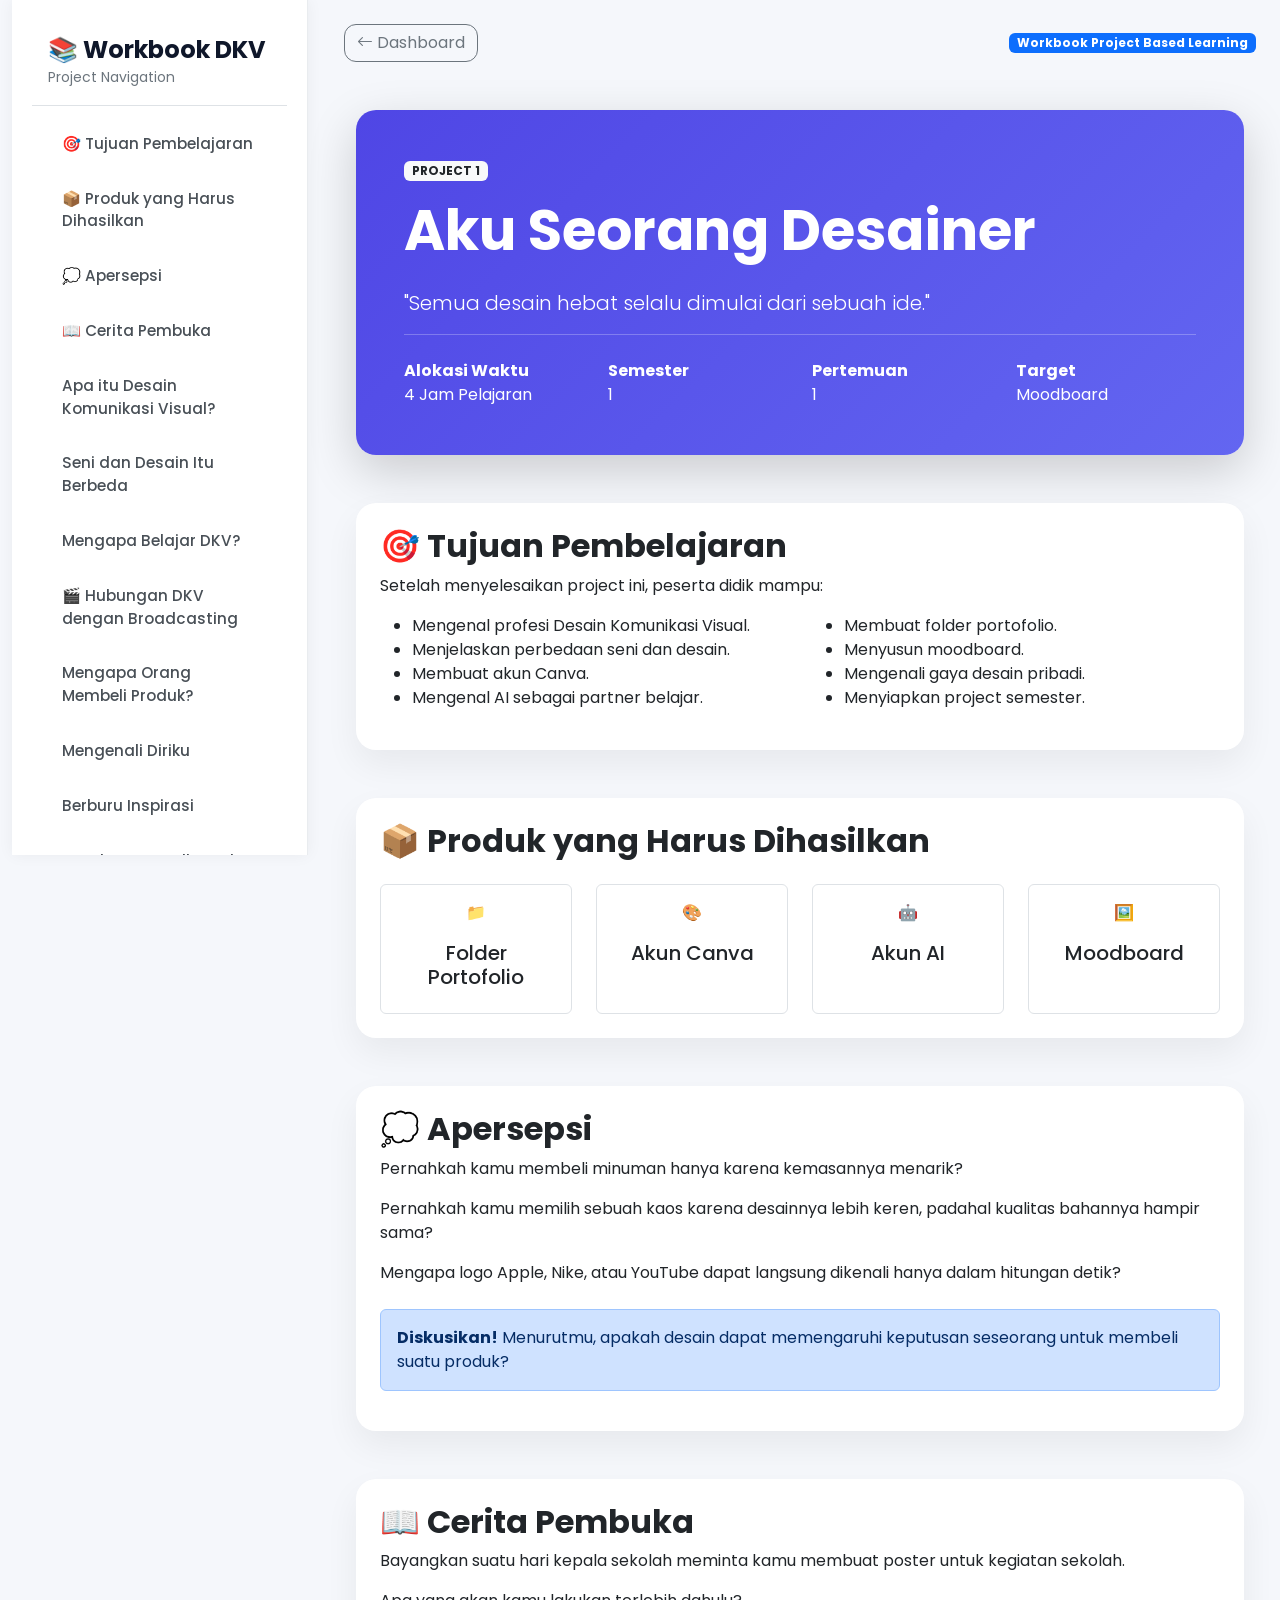
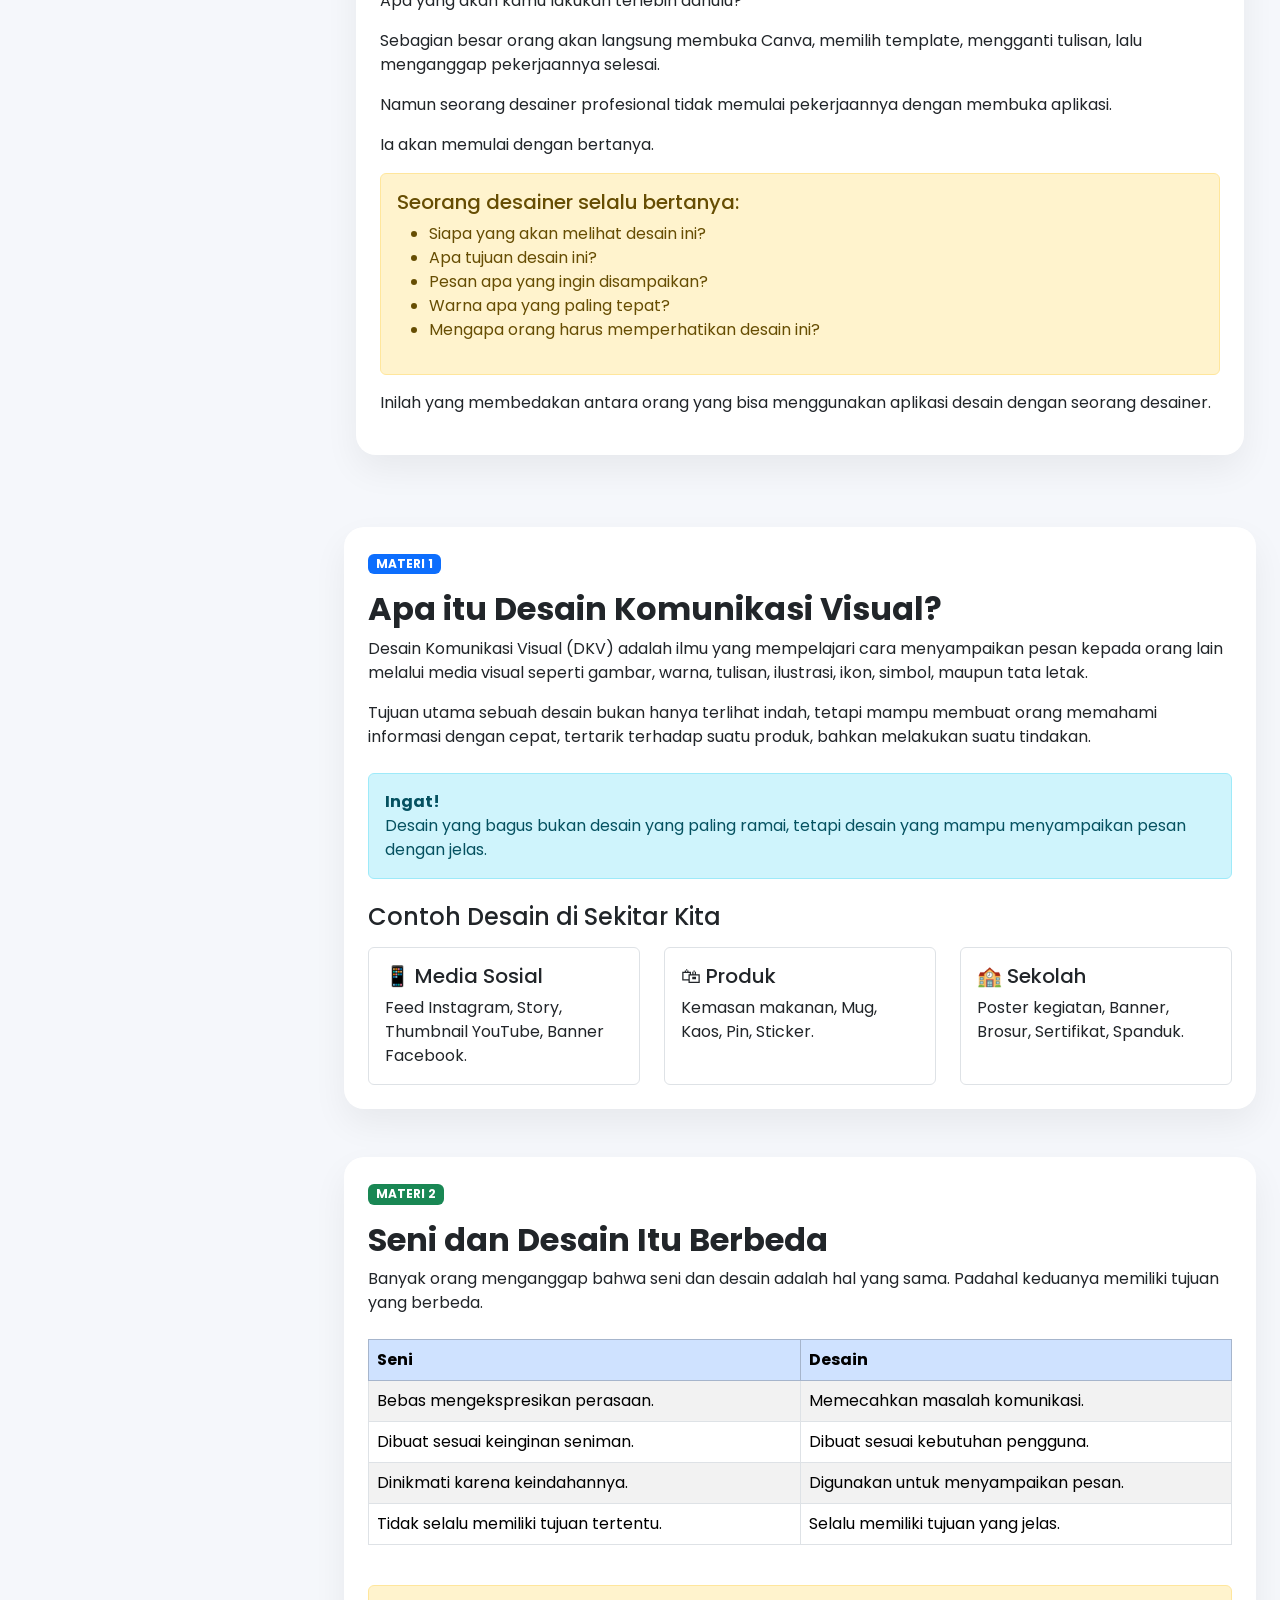
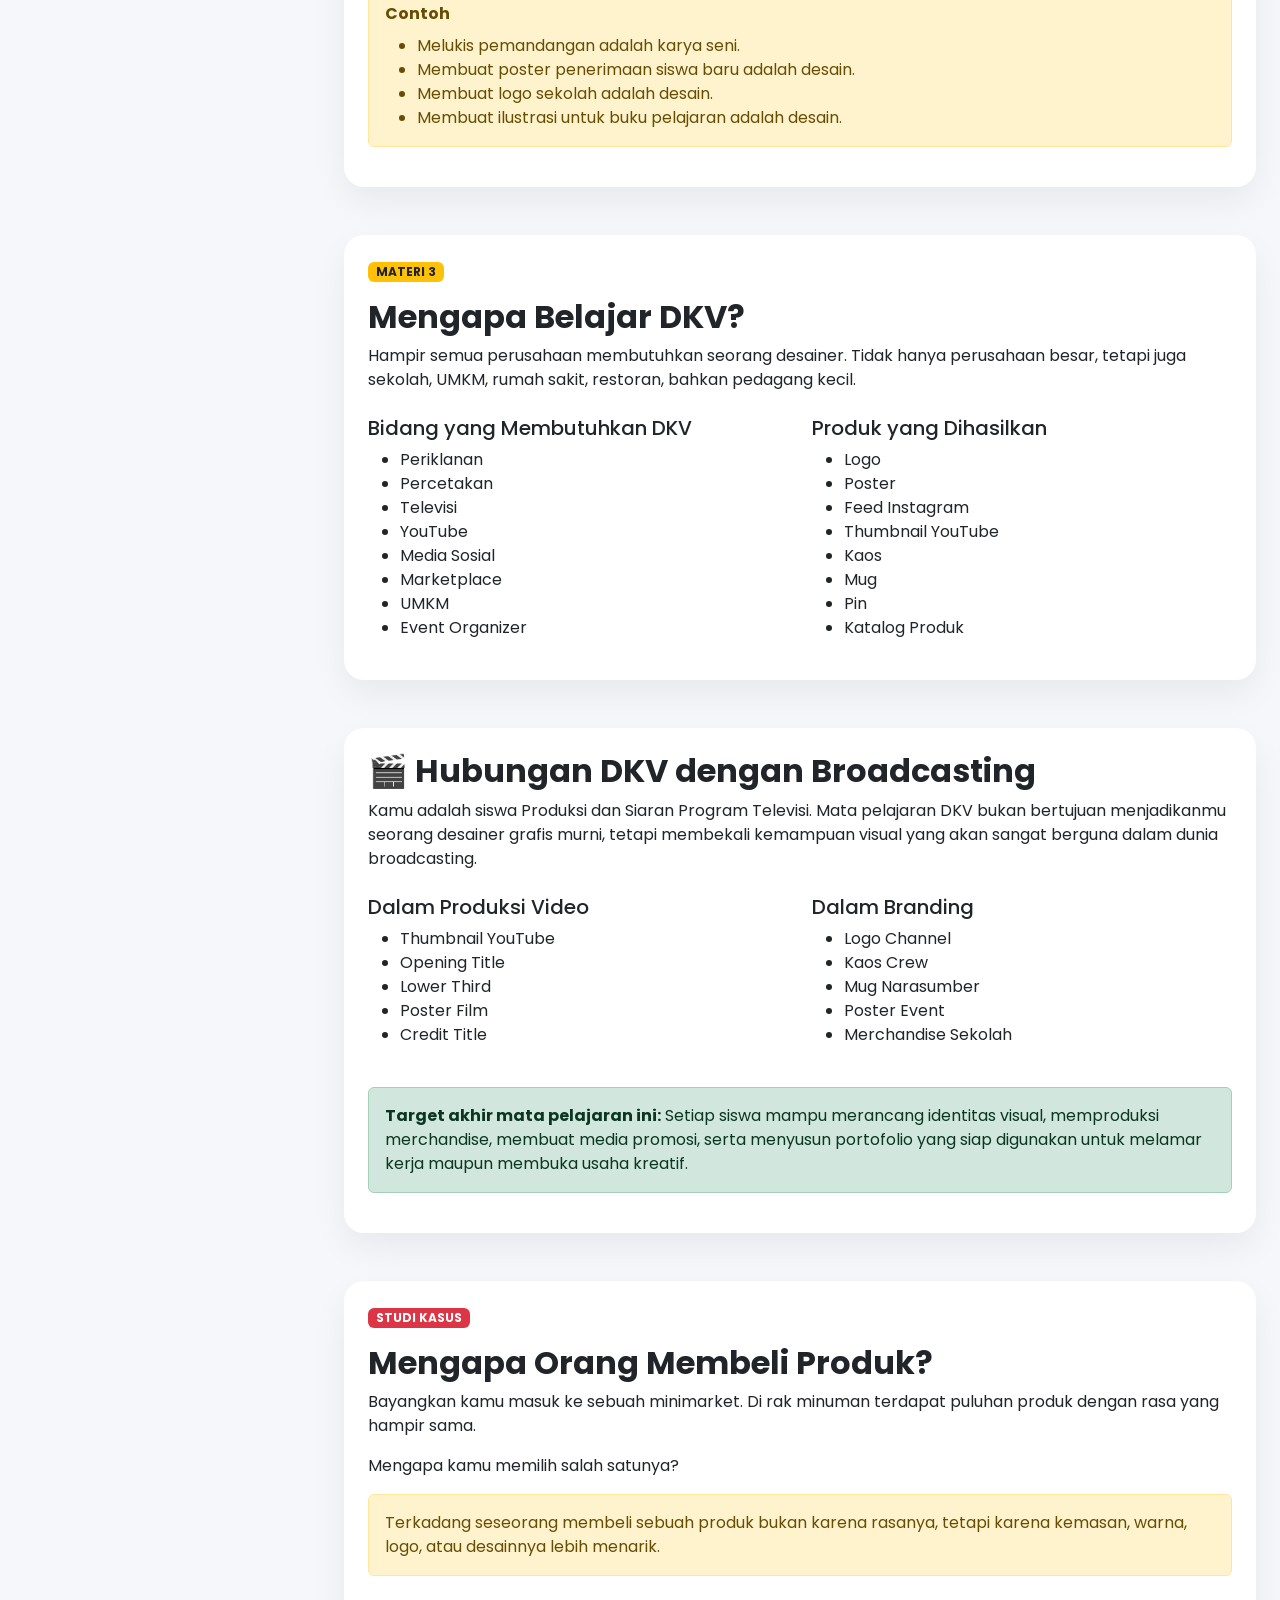
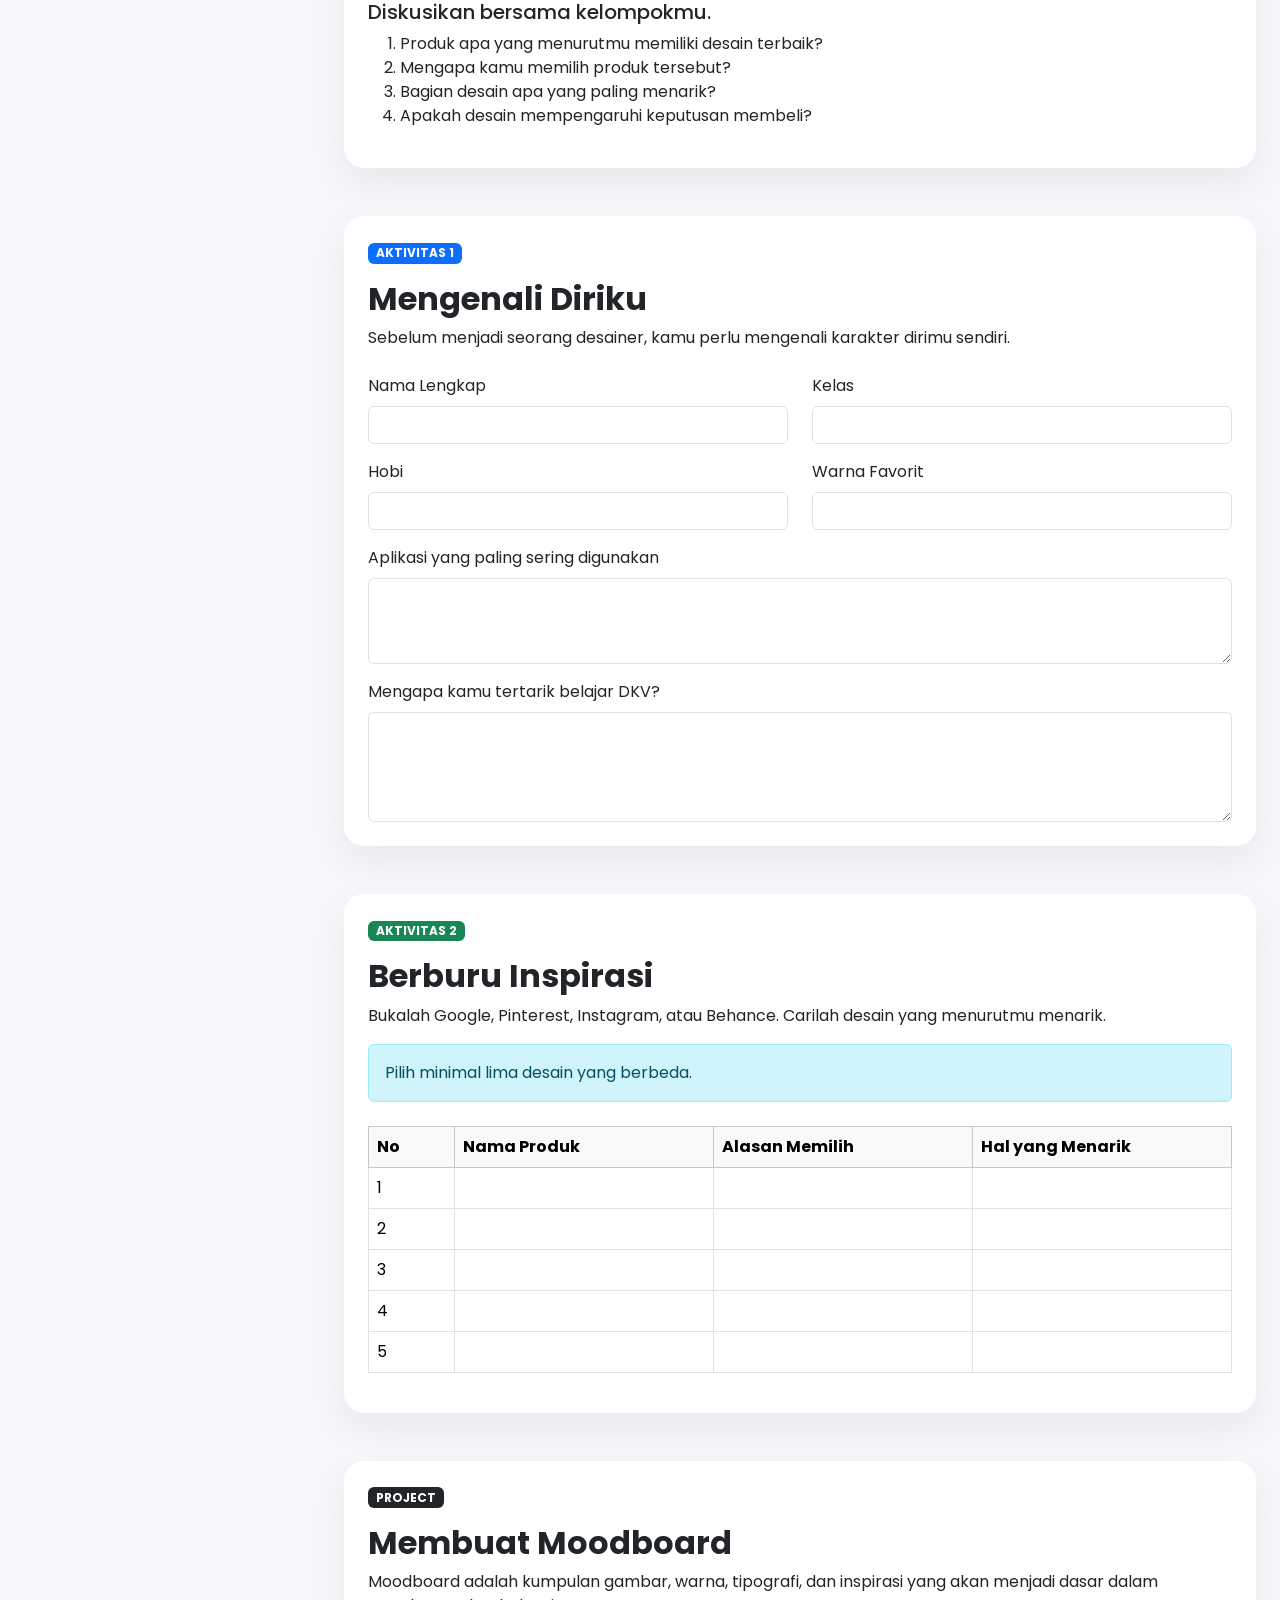
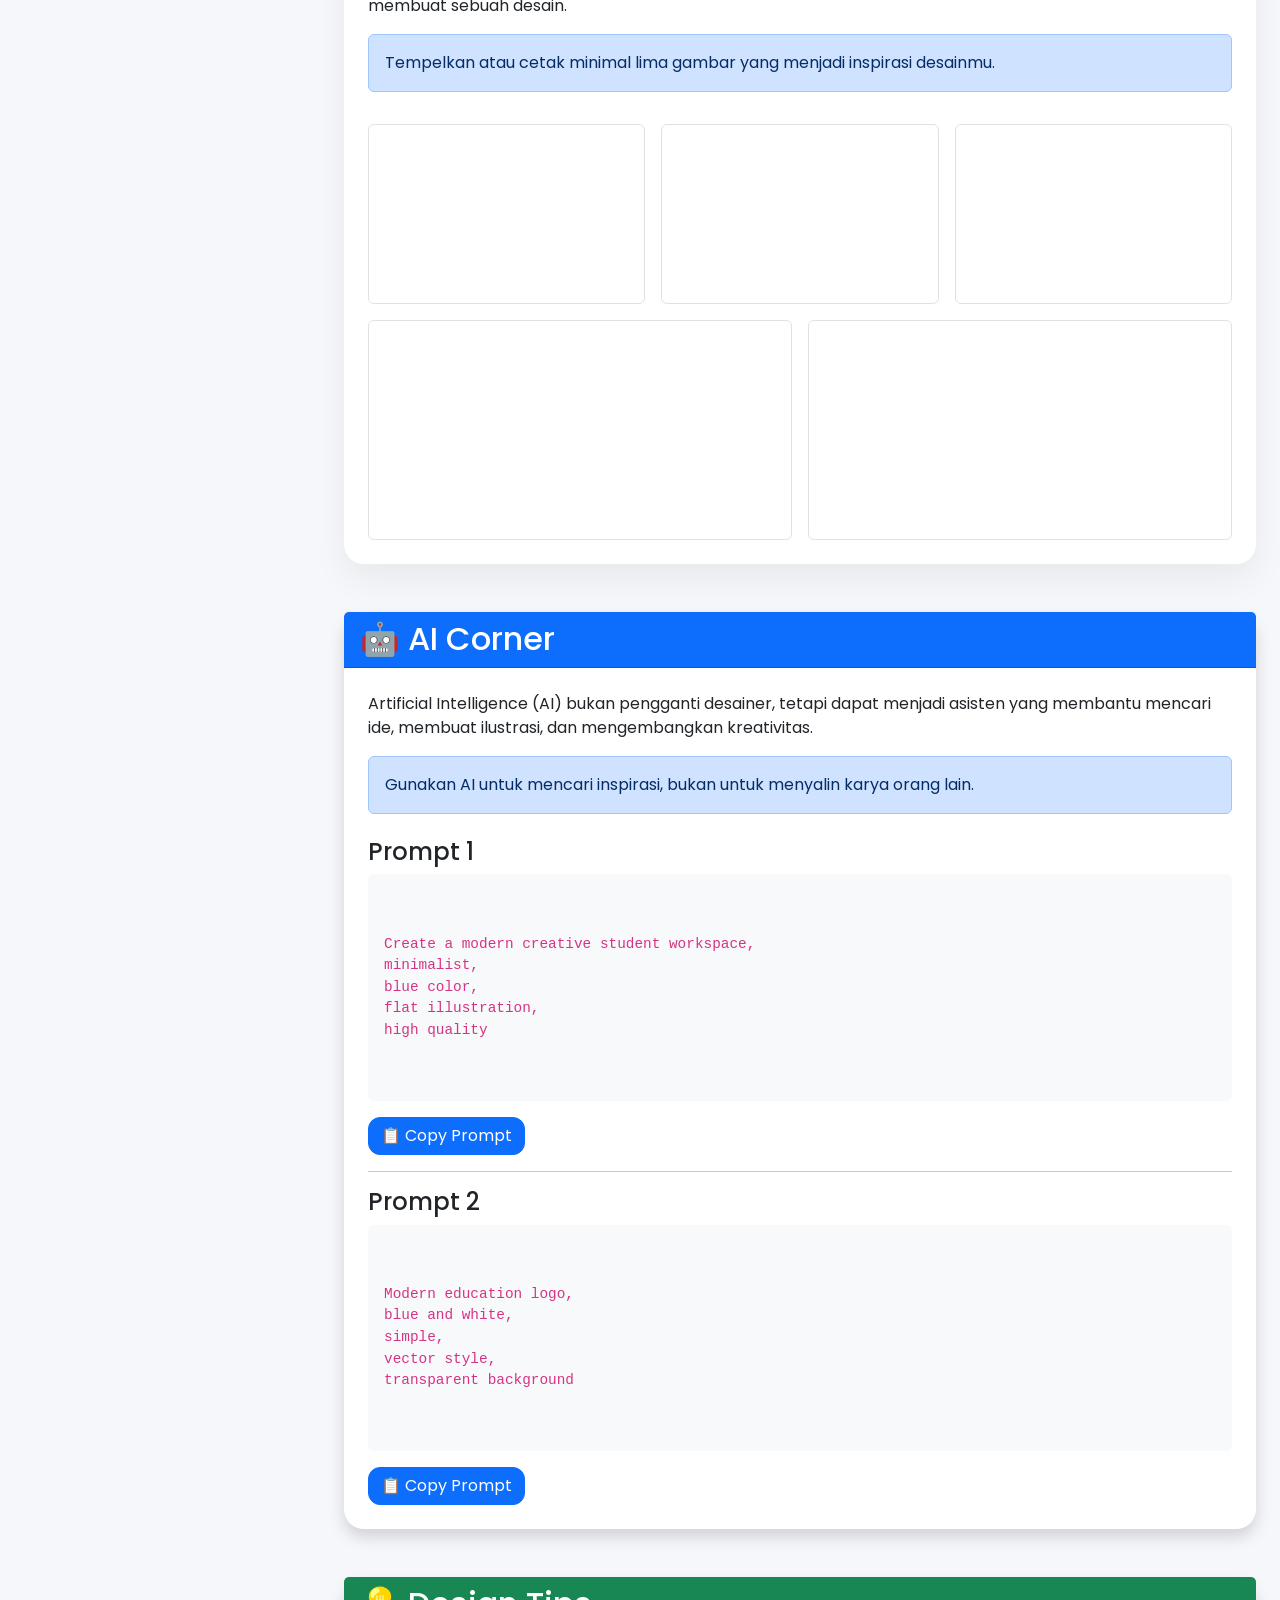
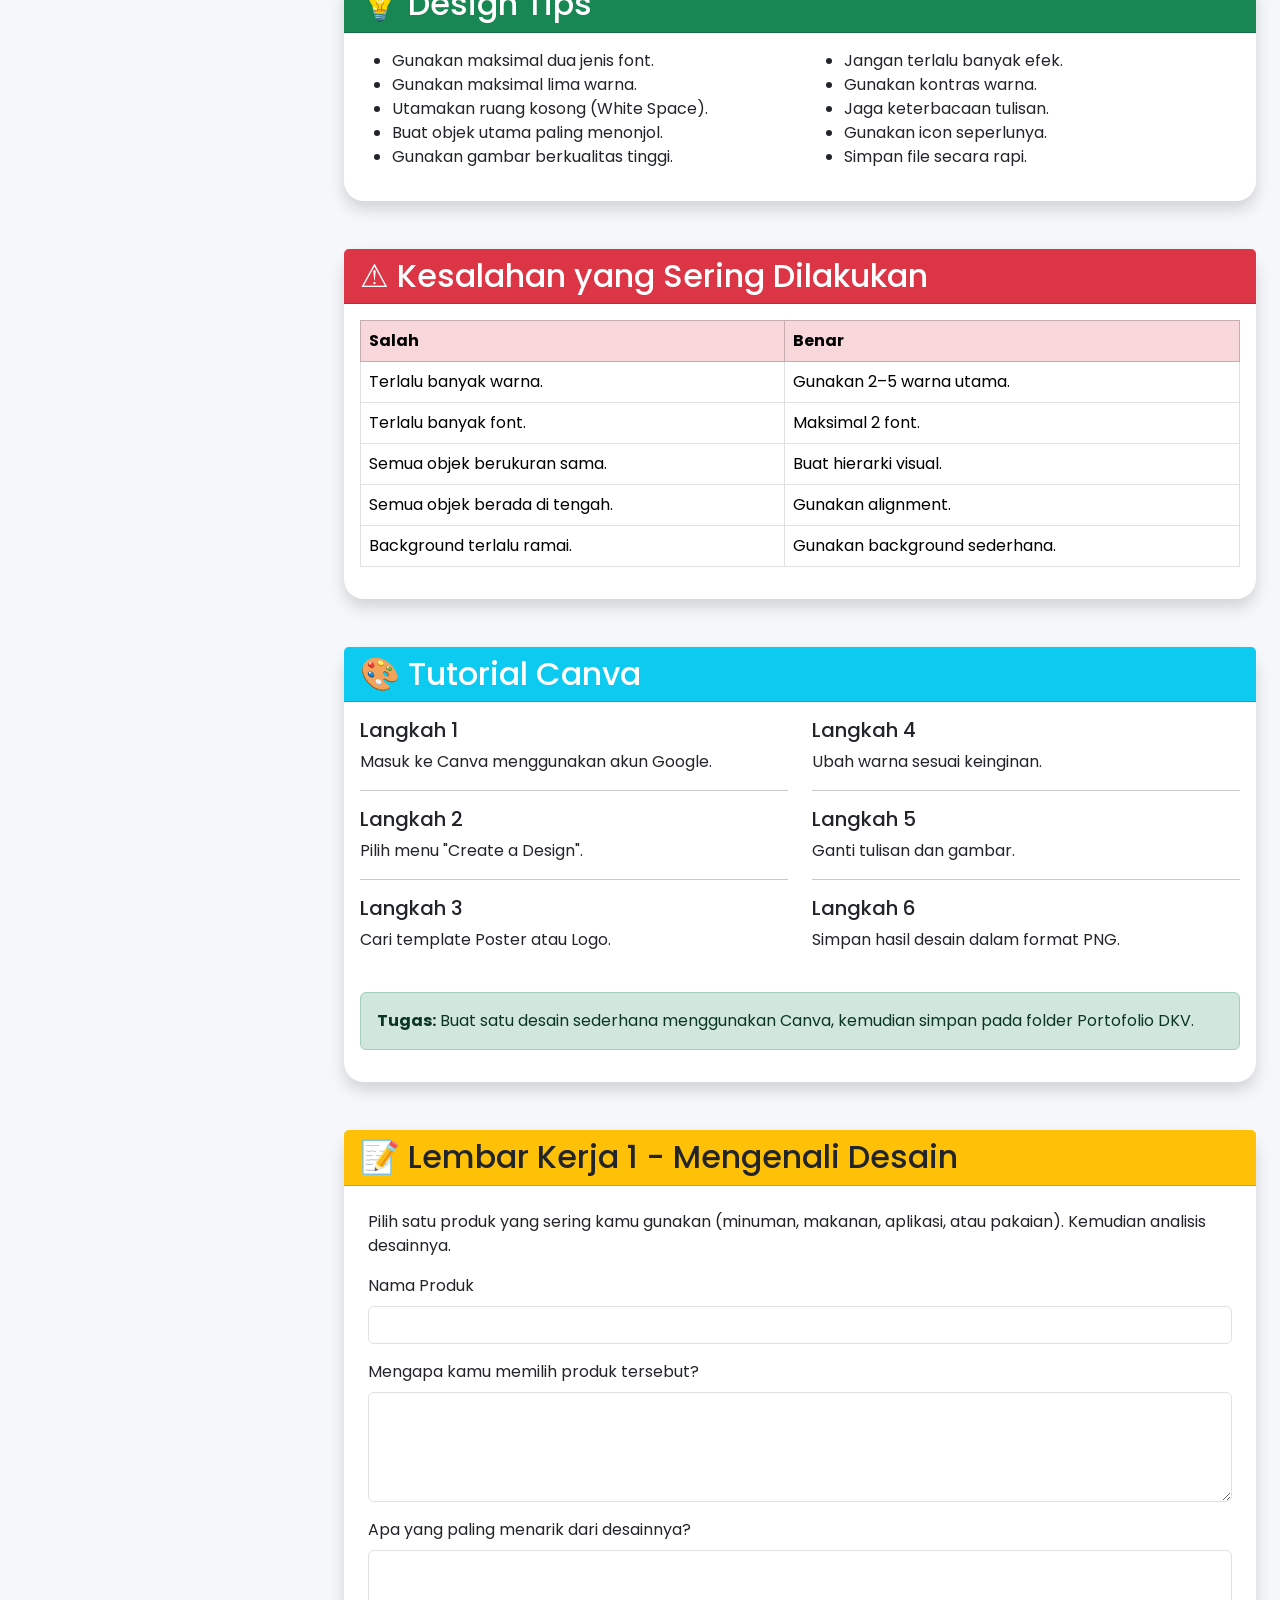
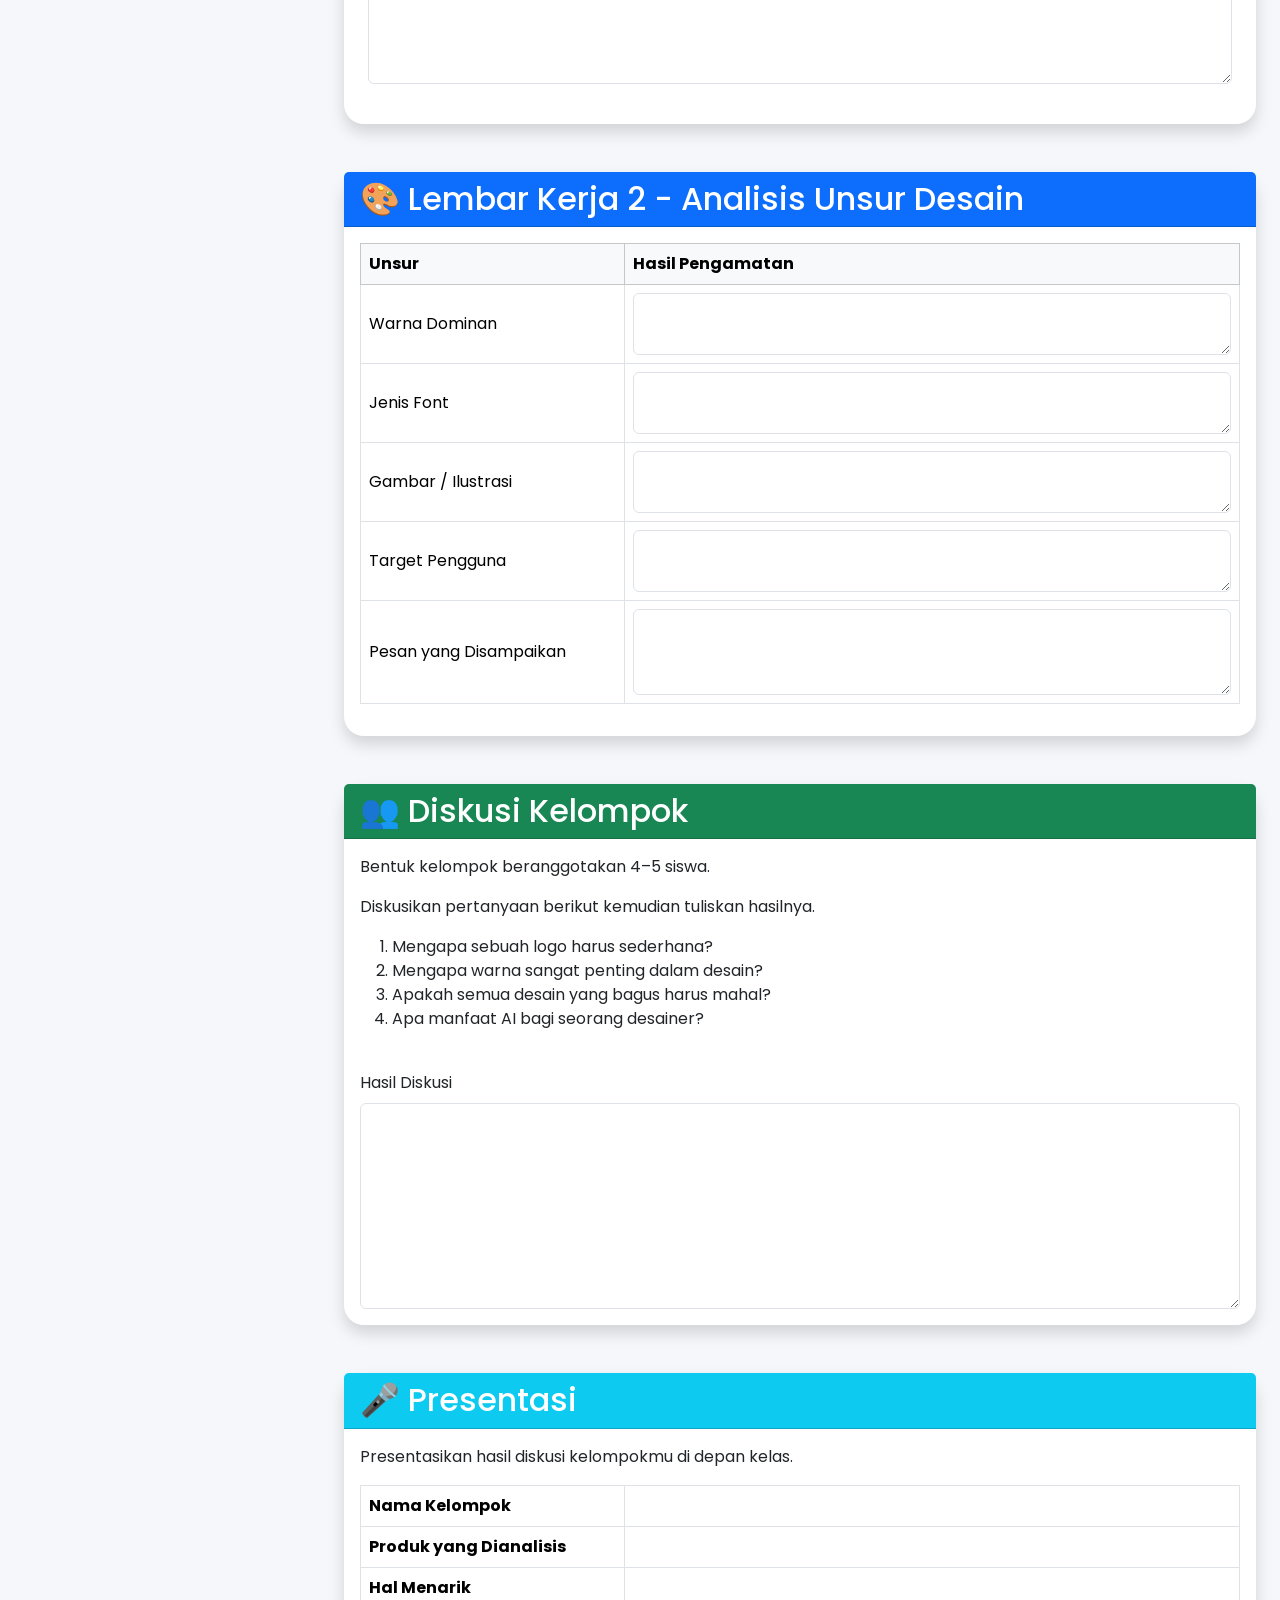
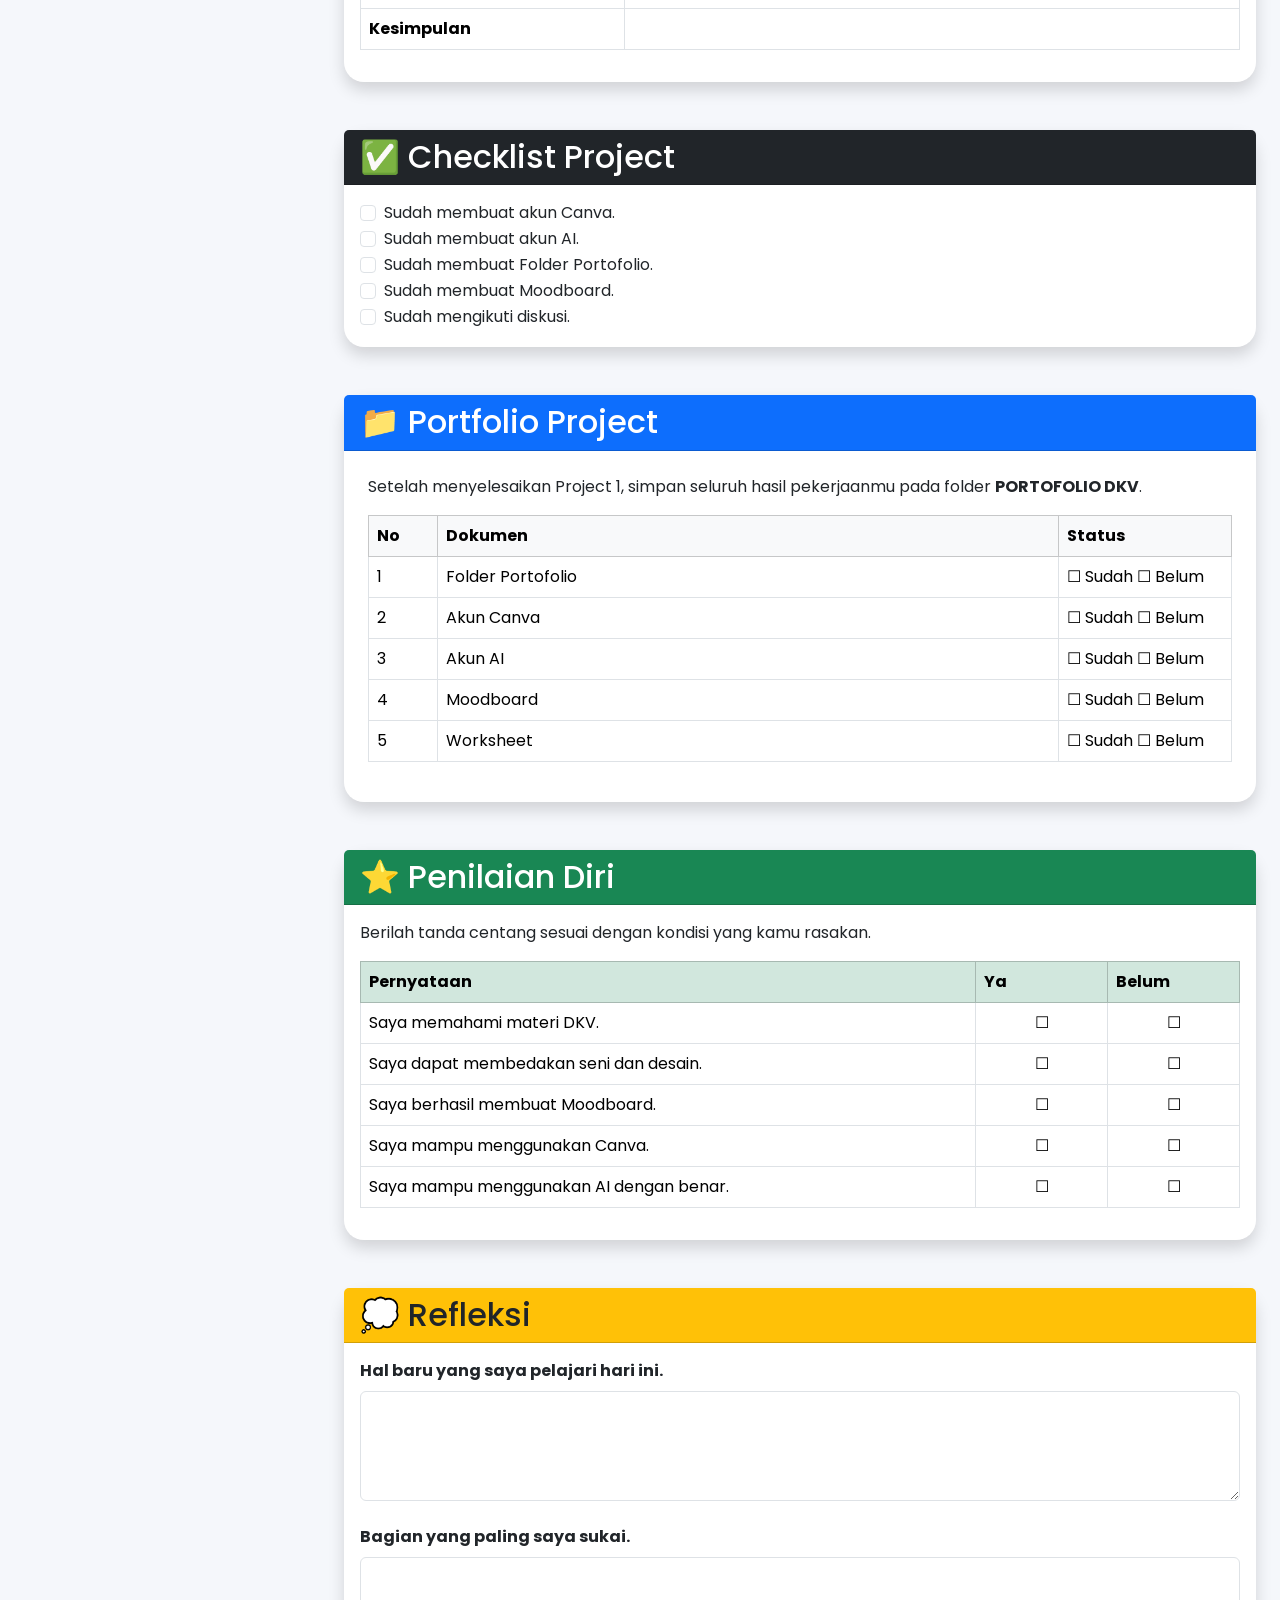
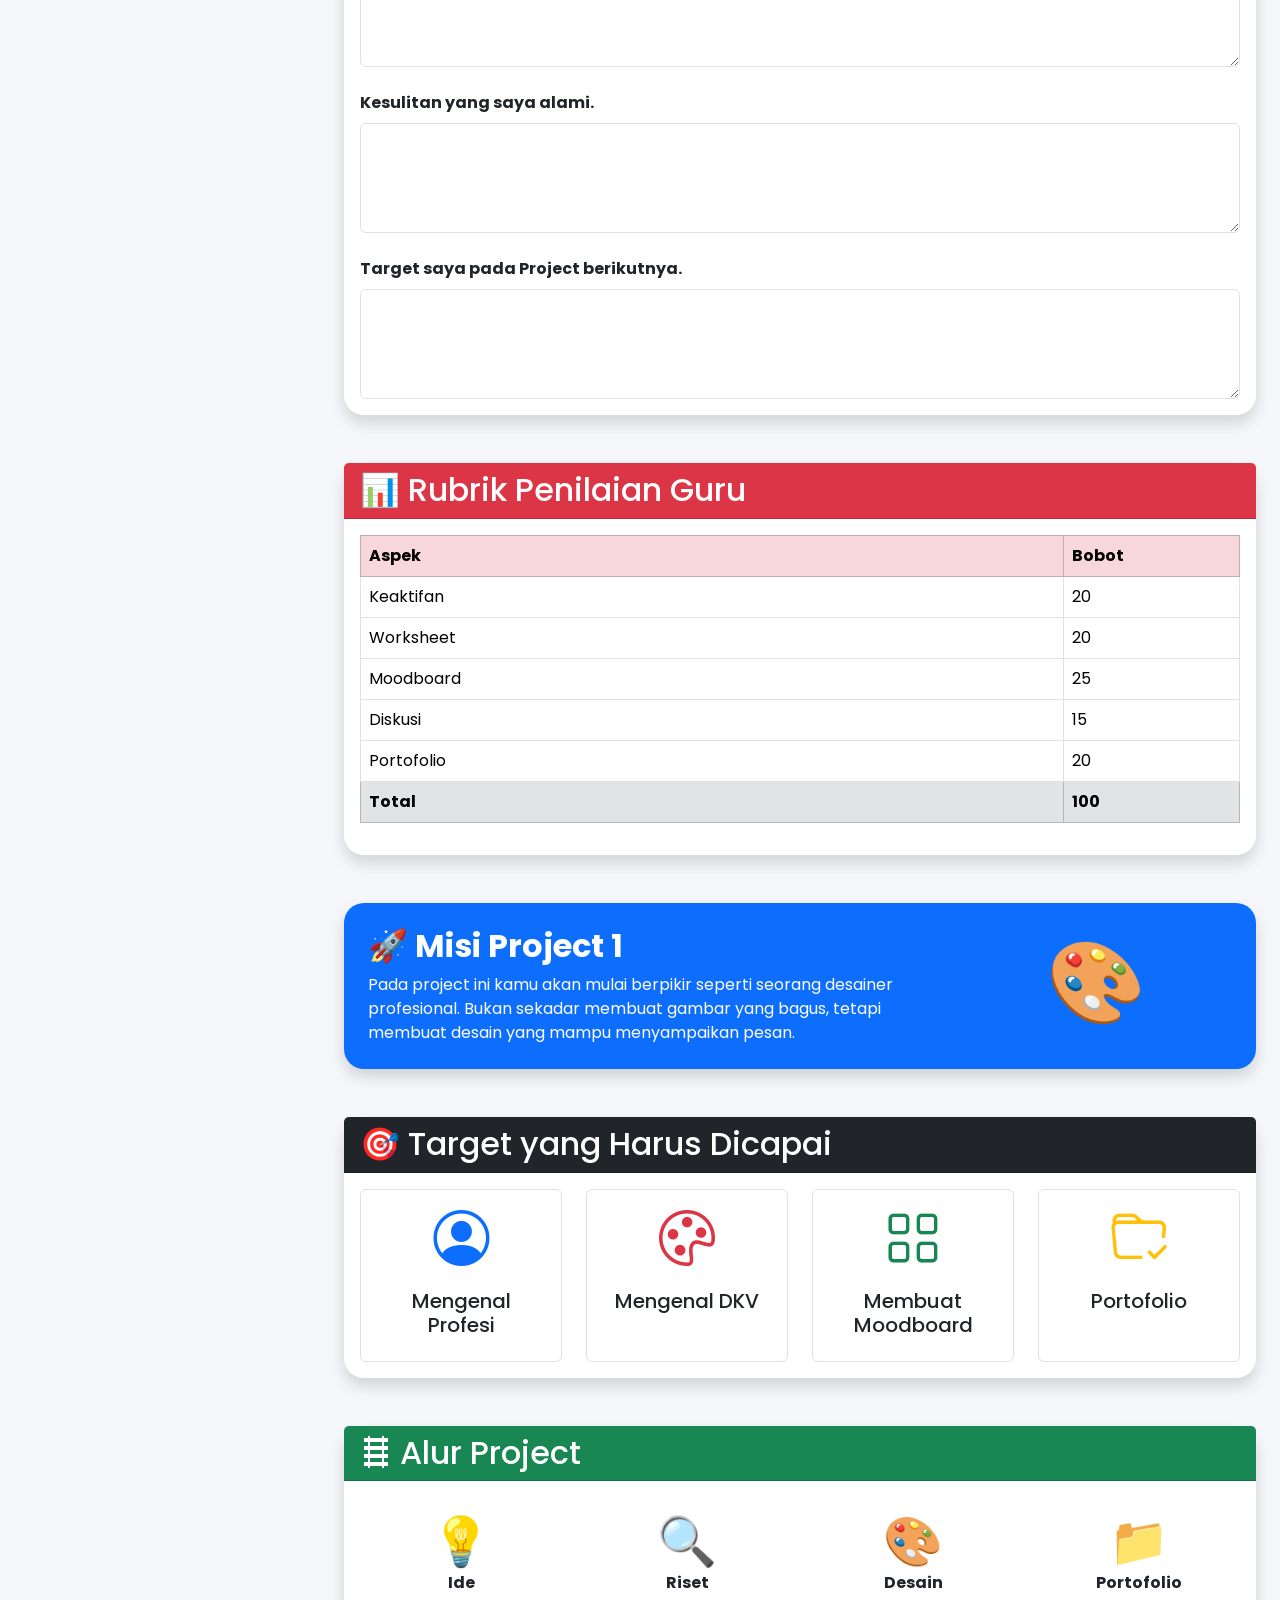
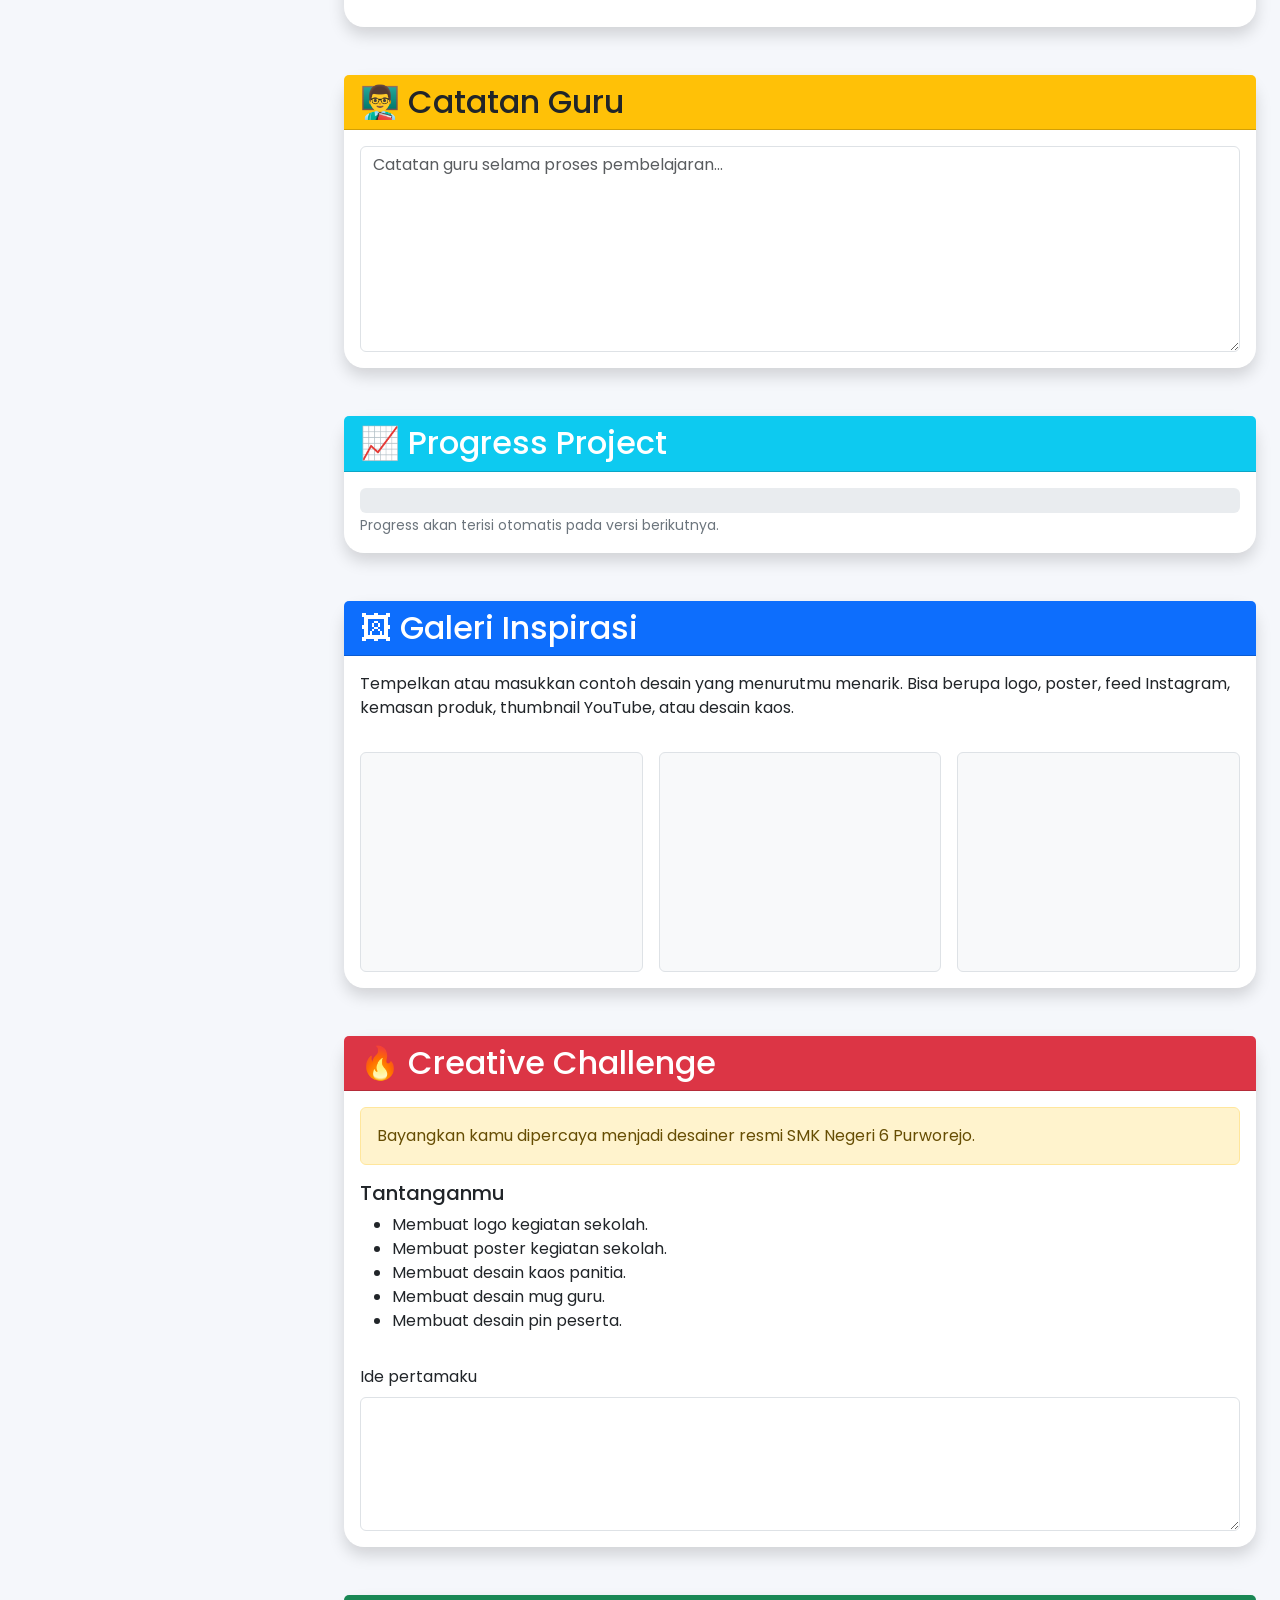
<file: project.html>
<!doctype html>
<html lang="id">
  <head>
    <meta charset="UTF-8" />

    <meta name="viewport" content="width=device-width, initial-scale=1" />

    <title>Workbook DKV</title>

    <!-- Bootstrap -->
    <link
      href="https://cdn.jsdelivr.net/npm/bootstrap@5.3.7/dist/css/bootstrap.min.css"
      rel="stylesheet"
    />

    <!-- Bootstrap Icon -->
    <link
      href="https://cdn.jsdelivr.net/npm/bootstrap-icons@1.13.1/font/bootstrap-icons.css"
      rel="stylesheet"
    />

    <!-- Custom CSS -->
    <link href="assets/css/style.css" rel="stylesheet" />
  </head>

  <body>
    <!-- ==========================
        MOBILE HEADER
    =========================== -->

    <div class="d-lg-none sticky-top bg-white shadow-sm">
      <div
        class="container-fluid py-2 d-flex justify-content-between align-items-center"
      >
        <button
          class="btn btn-primary"
          data-bs-toggle="offcanvas"
          data-bs-target="#mobileSidebar"
        >
          <i class="bi bi-list"></i>
        </button>

        <strong> Workbook DKV </strong>

        <a href="index.html" class="btn btn-outline-secondary">
          <i class="bi bi-house"></i>
        </a>
      </div>
    </div>

    <!-- ==========================
        LAYOUT
    =========================== -->

    <div class="container-fluid">
      <div class="row">
        <!-- ==========================
                SIDEBAR DESKTOP
            =========================== -->

        <aside class="col-lg-3 d-none d-lg-block">
          <div class="workbook-sidebar">
            <div class="p-3 border-bottom">
              <h4 class="fw-bold mb-0">📚 Workbook DKV</h4>

              <small class="text-secondary"> Project Navigation </small>
            </div>

            <div id="sidebar-nav"></div>
          </div>
        </aside>

        <!-- ==========================
                CONTENT
            =========================== -->

        <main class="col-lg-9">
          <div class="container py-4">
            <div
              class="d-none d-lg-flex justify-content-between align-items-center mb-4"
            >
              <a href="index.html" class="btn btn-outline-secondary">
                <i class="bi bi-arrow-left"></i>

                Dashboard
              </a>

              <span class="badge bg-primary">
                Workbook Project Based Learning
              </span>
            </div>

            <div id="project-content">Loading...</div>
          </div>
        </main>
      </div>
    </div>

    <!-- ==========================
        MOBILE SIDEBAR
    =========================== -->

    <div class="offcanvas offcanvas-start" tabindex="-1" id="mobileSidebar">
      <div class="offcanvas-header">
        <h5 class="offcanvas-title">📚 Daftar Isi</h5>

        <button class="btn-close" data-bs-dismiss="offcanvas"></button>
      </div>

      <div class="offcanvas-body" id="sidebar-nav-mobile"></div>
    </div>

    <!-- Bootstrap -->
    <script src="https://cdn.jsdelivr.net/npm/bootstrap@5.3.7/dist/js/bootstrap.bundle.min.js"></script>

    <!-- Javascript -->
    <script src="assets/js/navigation.js"></script>
    <script src="assets/js/worksheet.js"></script>
    <script src="assets/js/project.js"></script>
  </body>
</html>
</file>
<file: assets/css/style.css>
/* =====================================================
   WORKBOOK DKV
   Version : 1.0
===================================================== */

@import url("https://fonts.googleapis.com/css2?family=Poppins:wght@300;400;500;600;700;800&display=swap");

:root {
  --primary: #4f46e5;
  --primary-light: #eef2ff;

  --success: #22c55e;
  --warning: #f59e0b;
  --danger: #ef4444;

  --dark: #0f172a;

  --gray: #64748b;

  --border: #e2e8f0;

  --background: #f8fafc;

  --card: #ffffff;

  --radius: 20px;

  --shadow: 0 15px 35px rgba(0, 0, 0, 0.06);

  --transition: 0.3s ease;
}

* {
  margin: 0;
  padding: 0;
  box-sizing: border-box;
}

body {
  font-family: "Poppins", sans-serif;

  background: var(--background);

  color: var(--dark);
}

a {
  text-decoration: none;
}

.wrapper {
  display: flex;

  min-height: 100vh;
}

/* ===================================
        SIDEBAR
=================================== */

.sidebar {
  width: 280px;

  background: white;

  border-right: 1px solid var(--border);

  position: fixed;

  top: 0;

  left: 0;

  bottom: 0;

  overflow: auto;

  z-index: 1000;
}

.sidebar-header {
  padding: 30px;

  display: flex;

  align-items: center;

  gap: 15px;
}

.logo {
  width: 60px;

  height: 60px;

  border-radius: 16px;

  background: var(--primary);

  color: white;

  display: flex;

  align-items: center;

  justify-content: center;

  font-size: 28px;
}

.menu {
  list-style: none;

  padding: 10px;
}

.menu li {
  margin-bottom: 10px;
}

.menu a {
  display: flex;

  align-items: center;

  gap: 15px;

  padding: 15px 20px;

  border-radius: 15px;

  color: var(--gray);

  font-weight: 500;

  transition: var(--transition);
}

.menu a:hover {
  background: var(--primary-light);

  color: var(--primary);
}

.menu a.active {
  background: var(--primary);

  color: white;
}

/* ===================================
        CONTENT
=================================== */

.content {
  margin-left: 280px;

  width: 100%;

  padding: 35px;
}

/* ===================================
        NAVBAR
=================================== */

.navbar {
  background: white;

  border-radius: var(--radius);

  padding: 20px 30px;

  box-shadow: var(--shadow);
}

/* ===================================
        CARD
=================================== */

.card {
  border: none;

  border-radius: var(--radius);

  box-shadow: var(--shadow);
}

.dashboard-card {
  transition: 0.3s;
}

.dashboard-card:hover {
  transform: translateY(-6px);
}

.project-card {
  transition: 0.3s;
}

.project-card:hover {
  transform: translateY(-8px);
}

/* ===================================
        WELCOME CARD
=================================== */

.welcome-card {
  background: linear-gradient(135deg, #4f46e5, #6366f1);

  color: white;
}

.welcome-card p {
  color: #e2e8f0 !important;
}

.welcome-card .btn {
  border-radius: 12px;

  padding: 12px 24px;
}

/* ===================================
        ICON
=================================== */

.icon-circle {
  width: 70px;

  height: 70px;

  border-radius: 18px;

  display: flex;

  align-items: center;

  justify-content: center;
}

/* ===================================
        TIMELINE
=================================== */

.timeline-item {
  position: relative;
}

.timeline-circle {
  width: 70px;

  height: 70px;

  border-radius: 50%;

  display: flex;

  align-items: center;

  justify-content: center;

  margin: auto;
}

/* ===================================
        BUTTON
=================================== */

.btn {
  border-radius: 12px;

  transition: 0.3s;
}

.btn:hover {
  transform: translateY(-2px);
}

/* ===================================
        CODE
=================================== */

code {
  white-space: pre-wrap;

  display: block;

  font-size: 0.9rem;
}

/* ===================================
        FOOTER
=================================== */

footer {
  margin-top: 50px;
}

/* ===================================
        RESPONSIVE
=================================== */

@media (max-width: 992px) {
  .sidebar {
    display: none;
  }

  .content {
    margin-left: 0;

    padding: 20px;
  }
}

/* ================================
Worksheet Toast
================================ */

.worksheet-toast {
  position: fixed;

  right: 20px;

  bottom: 20px;

  background: #198754;

  color: white;

  padding: 12px 20px;

  border-radius: 12px;

  opacity: 0;

  transition: 0.3s;

  z-index: 99999;

  box-shadow: 0 10px 25px rgba(0, 0, 0, 0.15);
}

.worksheet-toast.show {
  opacity: 1;
}

/* =======================================
WORKBOOK SIDEBAR
======================================= */

.workbook-sidebar {
  position: sticky;

  top: 20px;

  max-height: 95vh;

  overflow: auto;

  padding: 20px;
}

.workbook-sidebar h5 {
  font-weight: 700;

  margin-bottom: 20px;
}

.workbook-sidebar a {
  display: block;

  padding: 10px 15px;

  margin-bottom: 8px;

  color: #555;

  text-decoration: none;

  border-radius: 10px;

  transition: 0.25s;

  font-size: 0.95rem;
}

.workbook-sidebar a:hover {
  background: #eef2ff;

  color: #4f46e5;
}

.workbook-sidebar a.active {
  background: #4f46e5;

  color: white;

  font-weight: 600;
}
/* ==================================
Mobile TOC
================================== */

.toc-button {
  position: fixed;

  right: 20px;

  bottom: 20px;

  width: 60px;

  height: 60px;

  border-radius: 50%;

  z-index: 9999;

  box-shadow: 0 10px 30px rgba(0, 0, 0, 0.2);
}
/* Floating TOC */

.toc-button {
  position: fixed;

  right: 25px;

  bottom: 25px;

  width: 58px;

  height: 58px;

  border-radius: 50%;

  z-index: 9999;

  box-shadow: 0 10px 25px rgba(0, 0, 0, 0.25);
}

/* Smooth Scroll */

html {
  scroll-behavior: smooth;
}
/* =====================================================
WORKBOOK LAYOUT
===================================================== */

body {
  background: #f5f7fb;

  scroll-behavior: smooth;
}

/* =====================================================
SIDEBAR
===================================================== */

.workbook-sidebar {
  position: sticky;

  top: 0;

  height: 100vh;

  overflow-y: auto;

  background: #ffffff;

  border-right: 1px solid #e9ecef;

  box-shadow: 0 0 15px rgba(0, 0, 0, 0.05);
}

/* Scrollbar */

.workbook-sidebar::-webkit-scrollbar {
  width: 8px;
}

.workbook-sidebar::-webkit-scrollbar-thumb {
  background: #d0d5dd;

  border-radius: 20px;
}

/* =====================================================
DAFTAR ISI
===================================================== */

#sidebar-nav {
  padding: 15px;
}

#sidebar-nav-mobile {
  padding: 10px;
}

#sidebar-nav a,
#sidebar-nav-mobile a {
  display: flex;

  align-items: center;

  gap: 10px;

  padding: 12px 15px;

  margin-bottom: 8px;

  border-radius: 12px;

  text-decoration: none;

  color: #495057;

  transition: 0.25s;

  font-size: 0.95rem;

  font-weight: 500;
}

#sidebar-nav a:hover,
#sidebar-nav-mobile a:hover {
  background: #eef2ff;

  color: #4f46e5;
}

#sidebar-nav a.active,
#sidebar-nav-mobile a.active {
  background: #4f46e5;

  color: #ffffff;
}

/* =====================================================
CONTENT
===================================================== */

main {
  min-height: 100vh;
}

#project-content {
  animation: fadeIn 0.35s;
}

@keyframes fadeIn {
  from {
    opacity: 0;

    transform: translateY(12px);
  }

  to {
    opacity: 1;

    transform: none;
  }
}

/* =====================================================
SECTION
===================================================== */

section {
  scroll-margin-top: 20px;
}

/* =====================================================
MOBILE
===================================================== */

@media (max-width: 991px) {
  .workbook-sidebar {
    display: none;
  }
}
</file>
